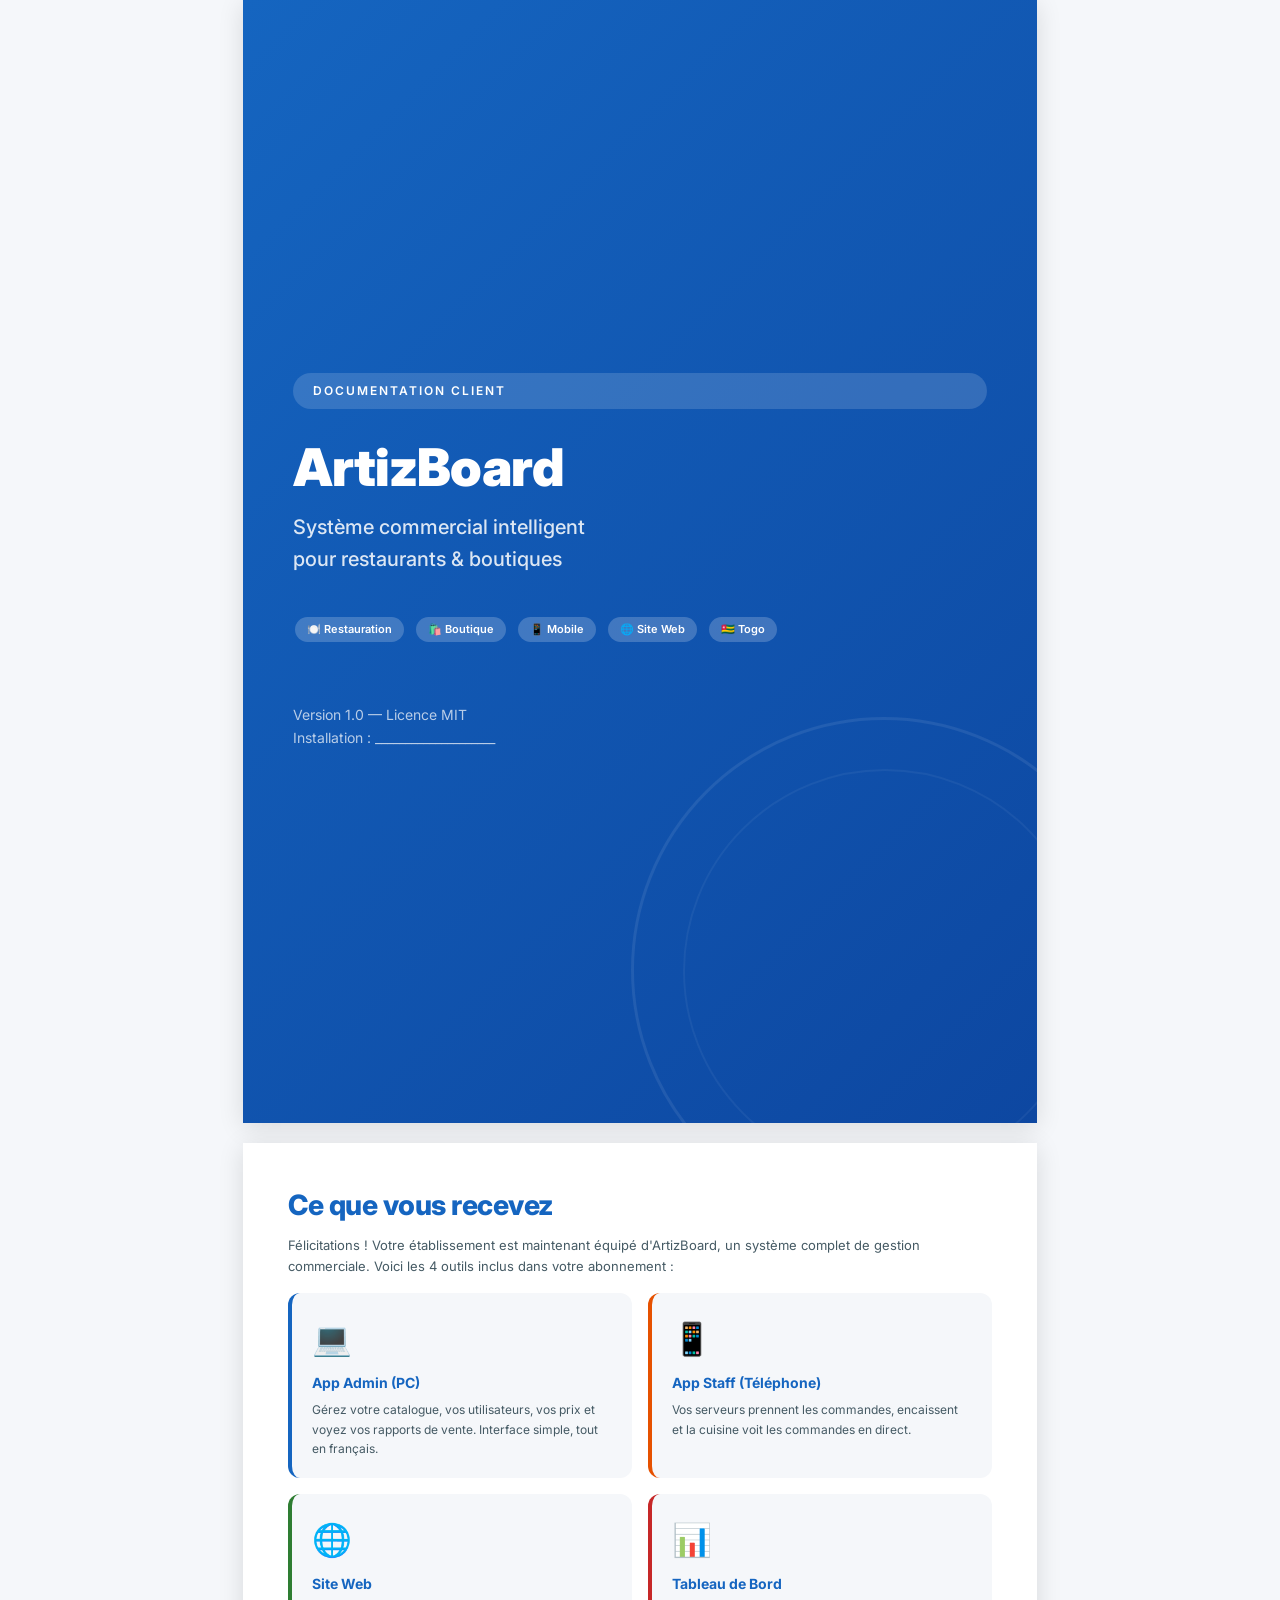
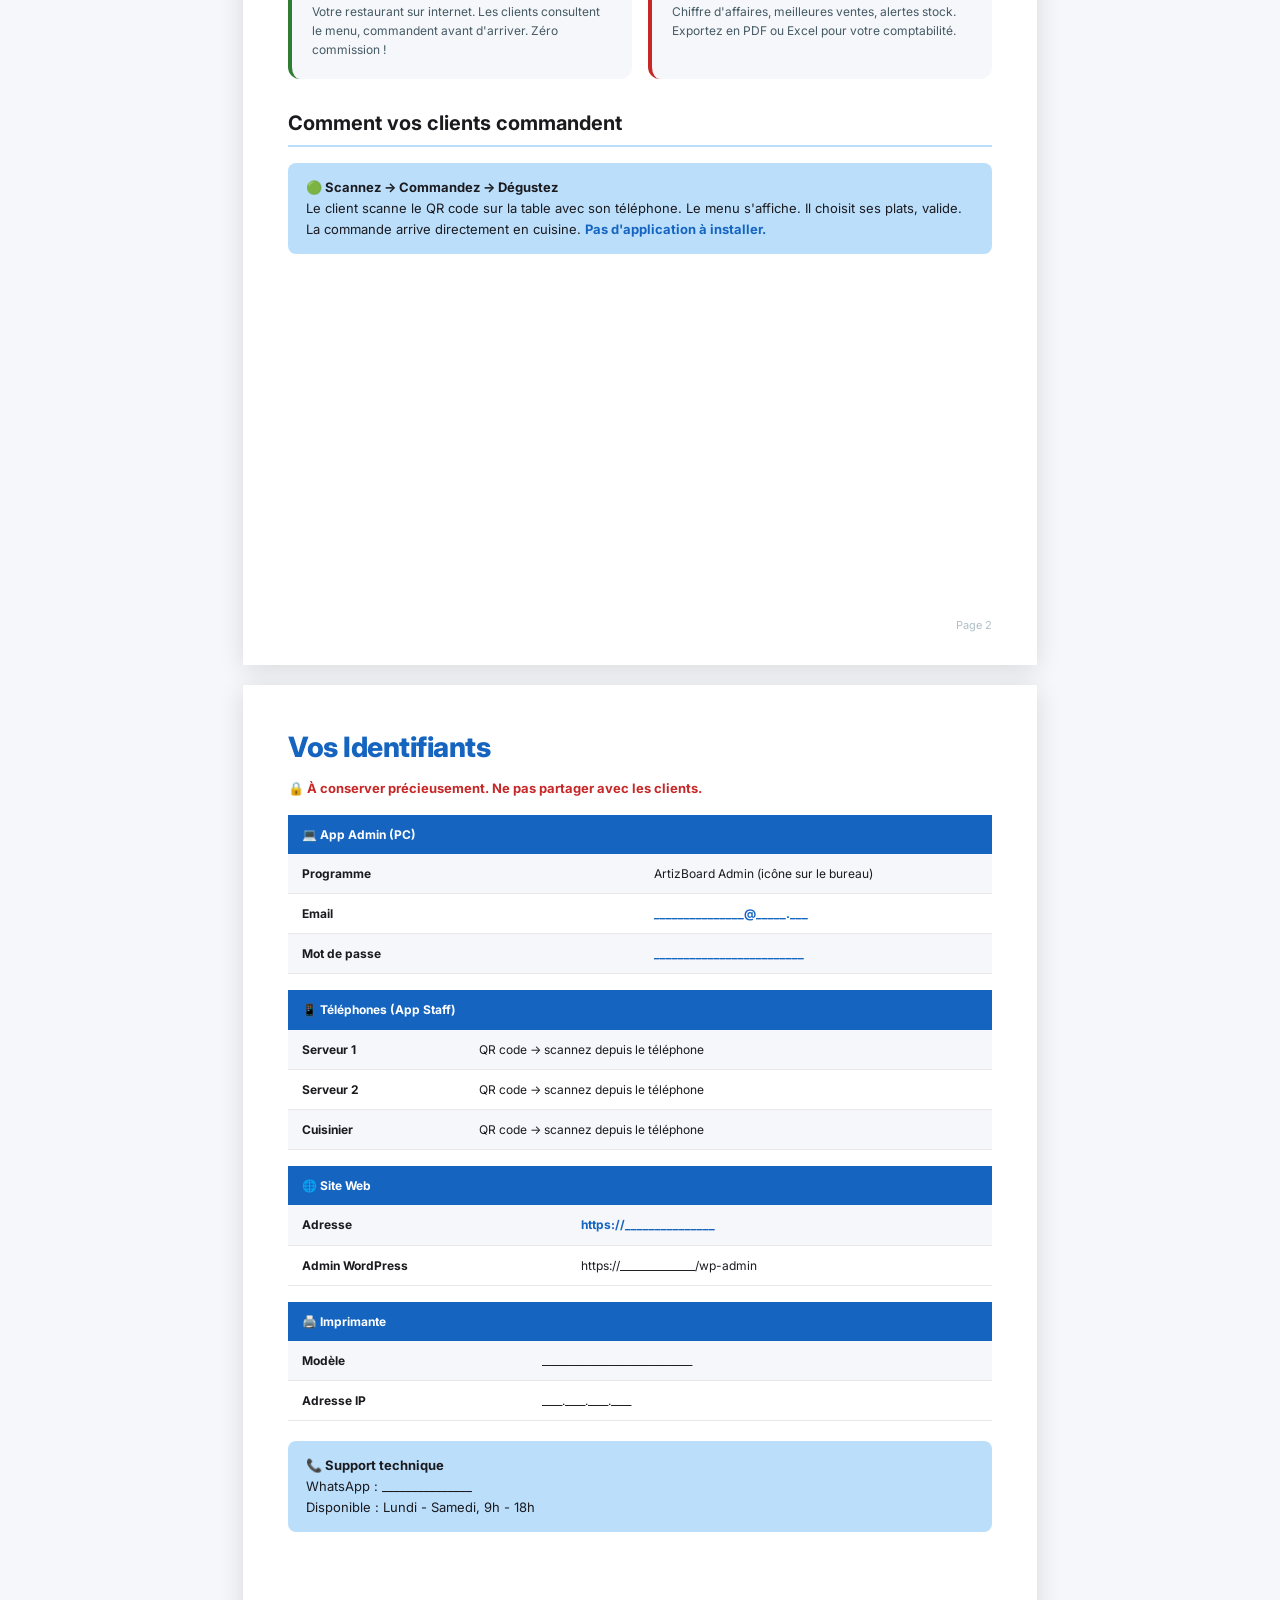
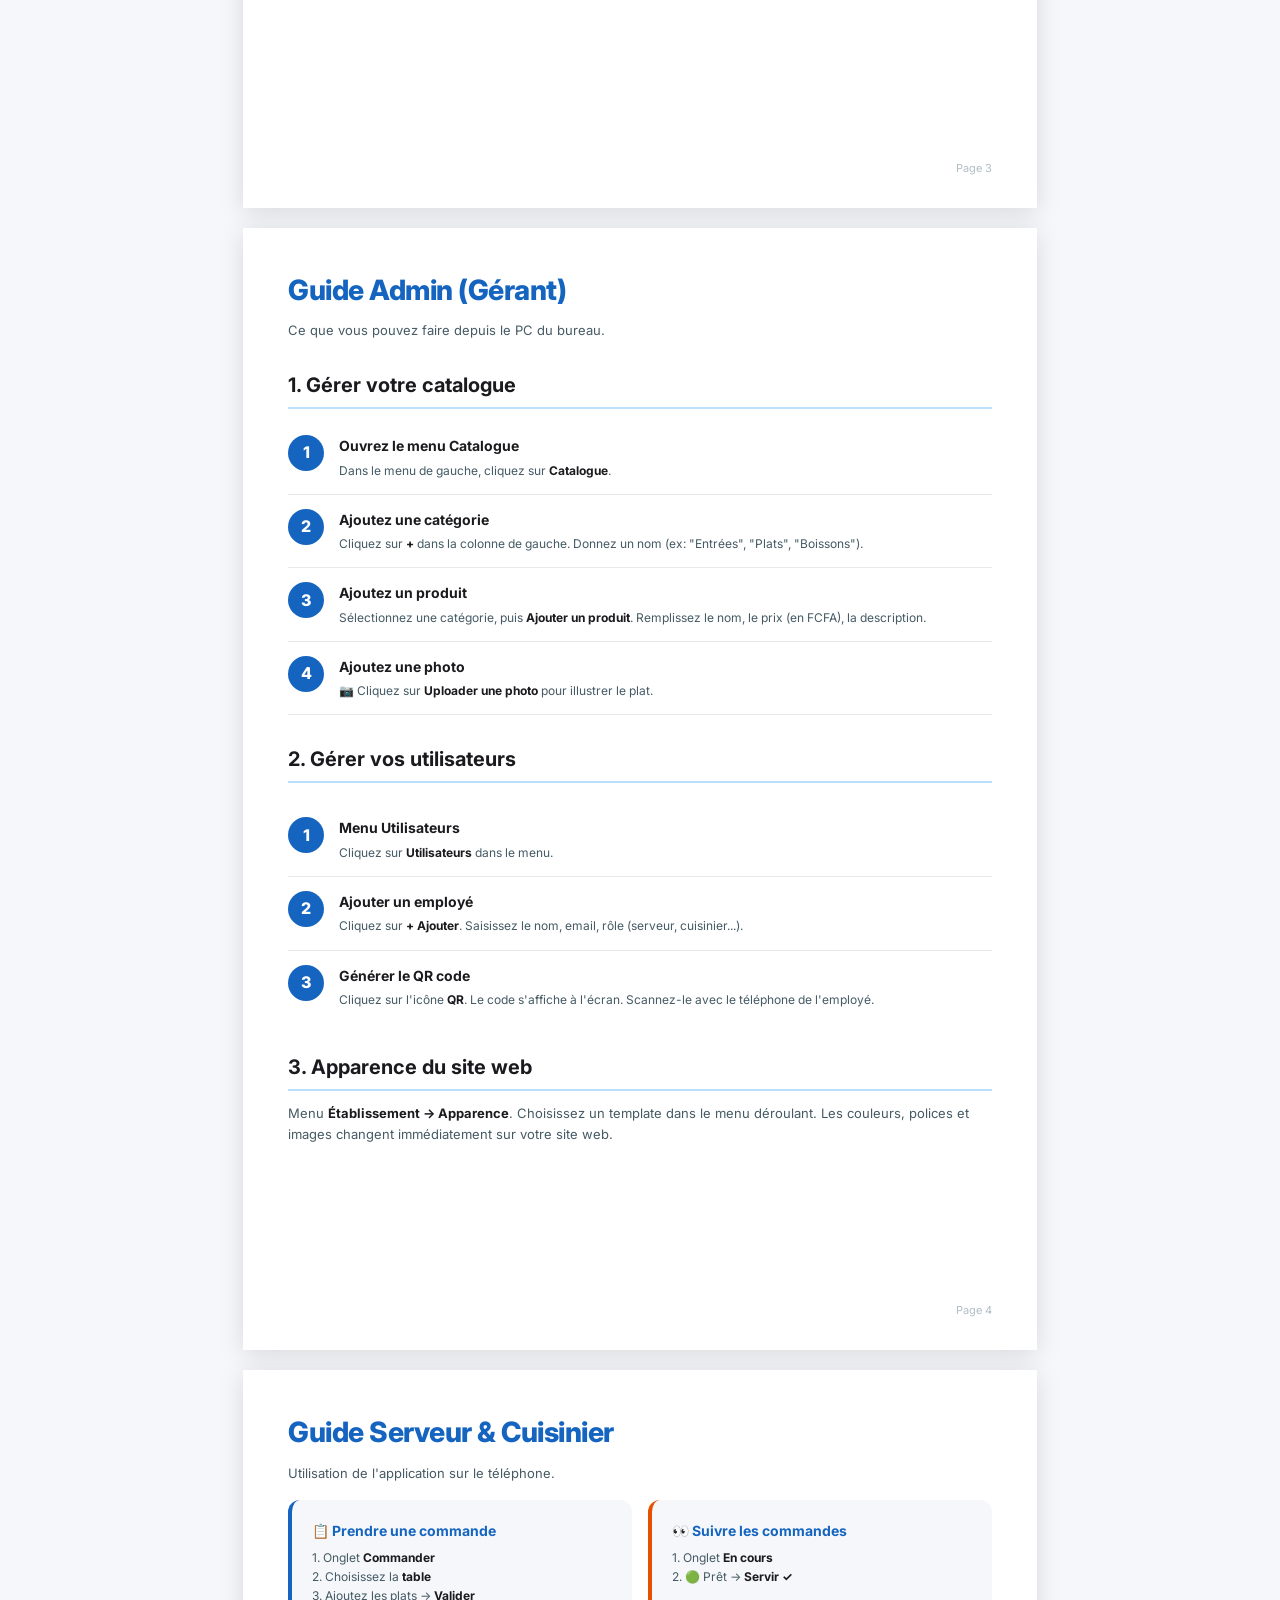
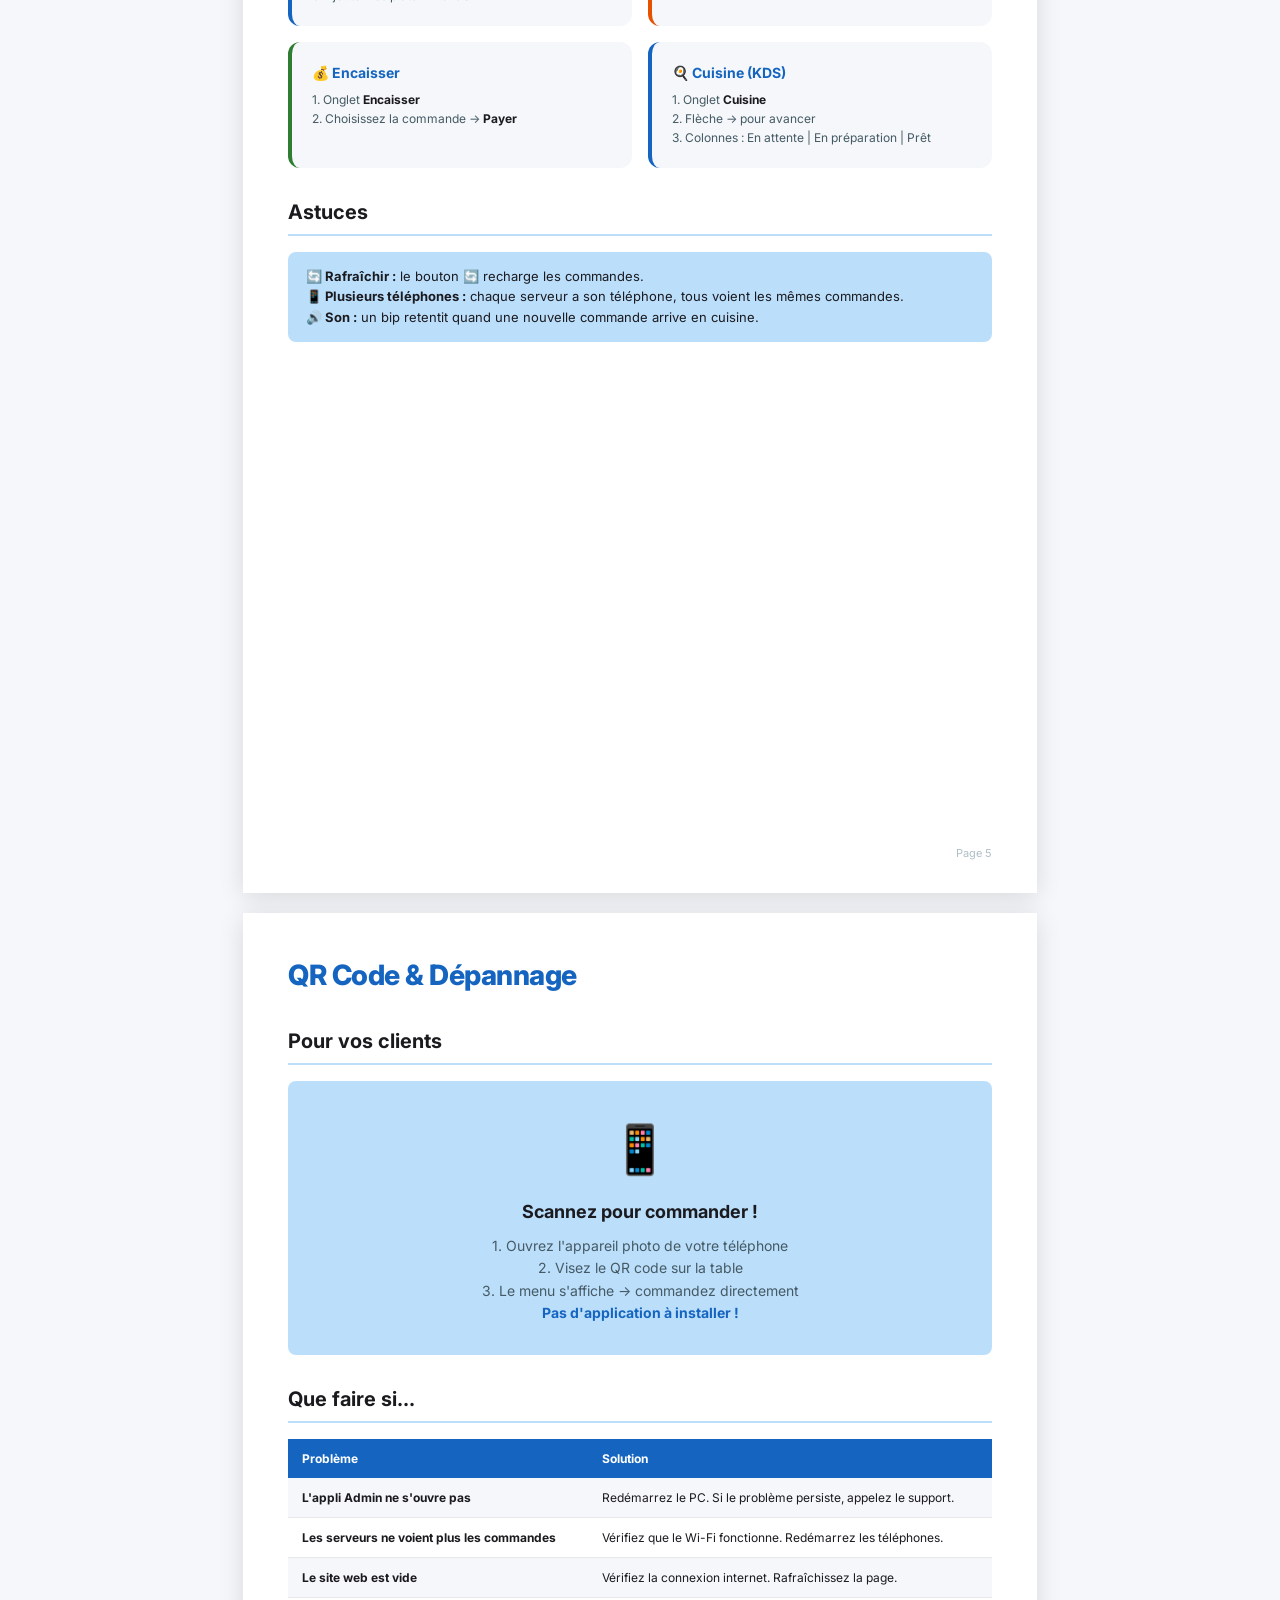
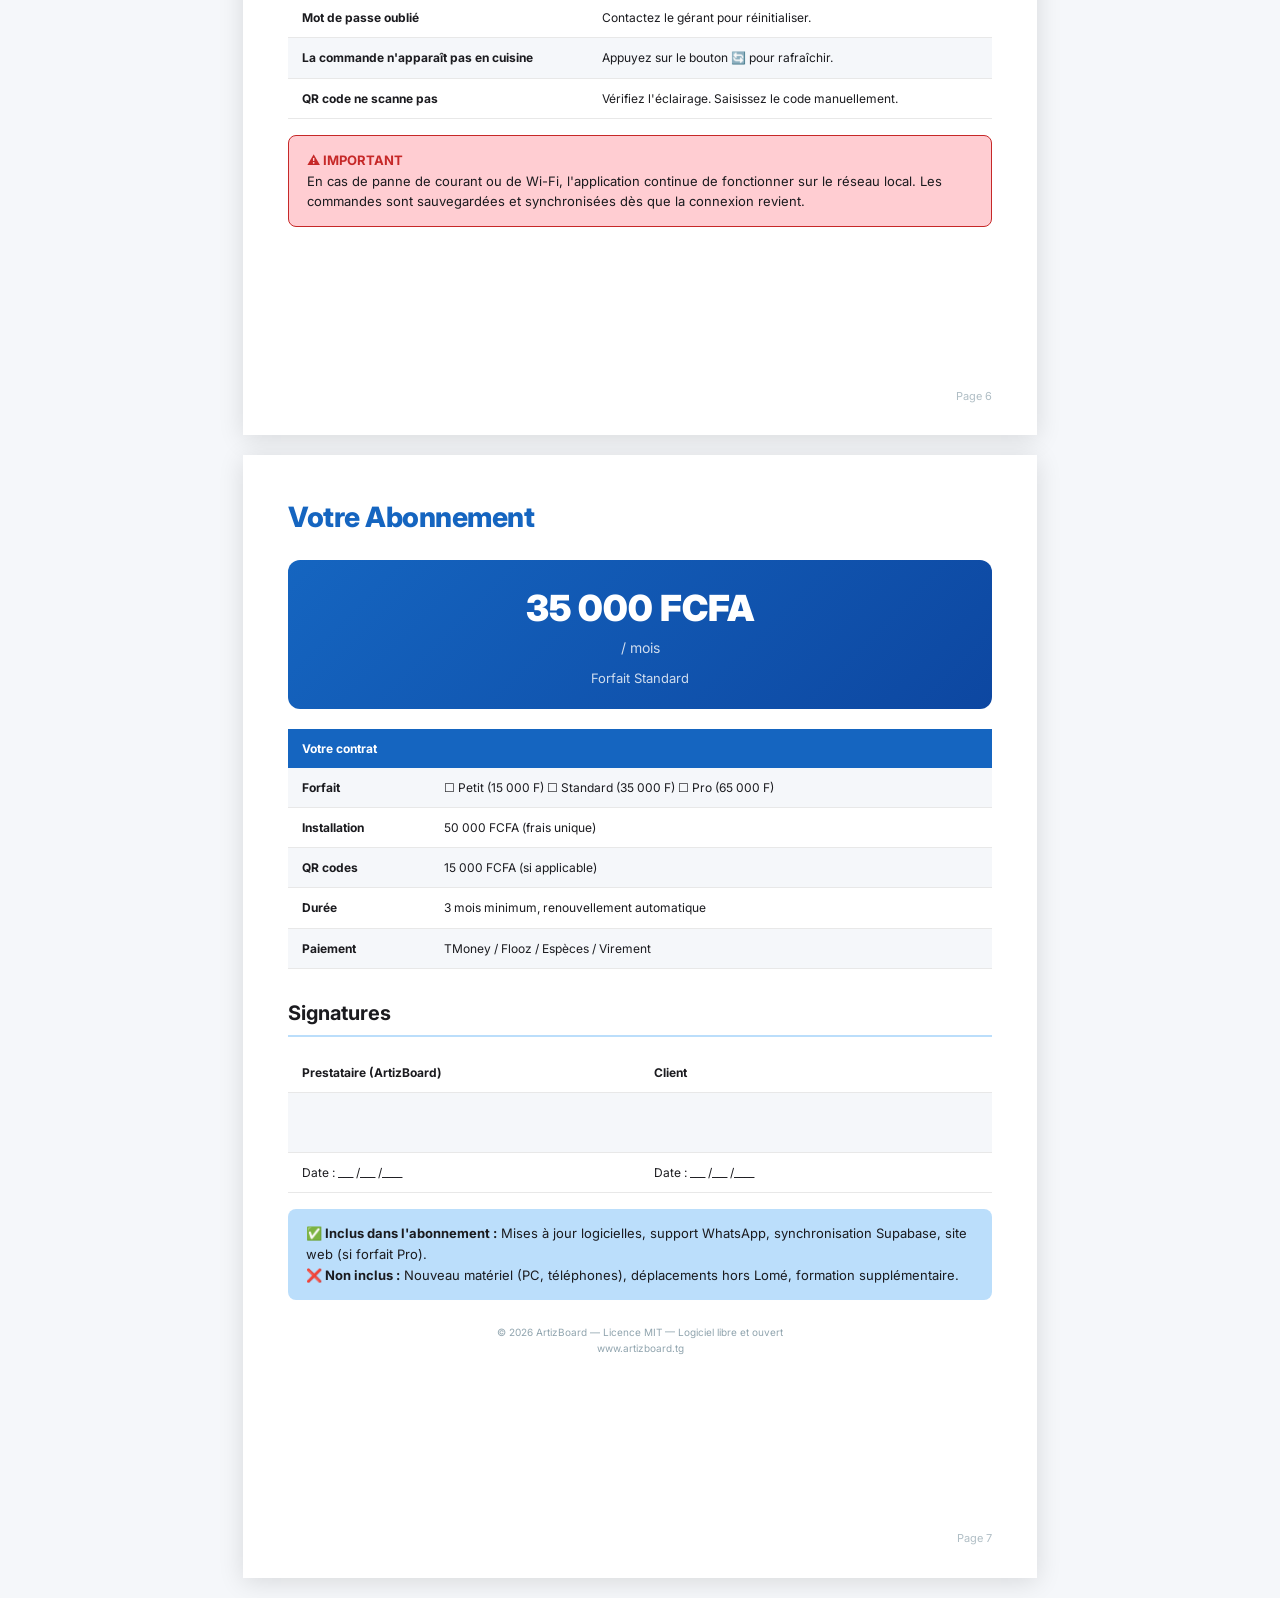
<file: livraison-client/brochure.html>
<!DOCTYPE html>
<html lang="fr">
<head>
<meta charset="UTF-8">
<meta name="viewport" content="width=device-width, initial-scale=1.0">
<title>ArtizBoard — Guide de Démarrage</title>
<link href="https://fonts.googleapis.com/css2?family=Inter:wght@400;500;600;700;800;900&display=swap" rel="stylesheet">
<style>
  @page { margin: 0; size: A4; }
  * { margin: 0; padding: 0; box-sizing: border-box; }
  body { font-family: 'Inter', -apple-system, sans-serif; font-size: 13px; line-height: 1.6; color: #1B1B1F; background: #F5F7FA; }

  .page { width: 210mm; min-height: 297mm; margin: 0 auto 20px; background: #fff; box-shadow: 0 4px 24px rgba(0,0,0,0.12); overflow: hidden; }
  @media print { .page { box-shadow: none; margin: 0; } }

  /* Cover */
  .cover { background: linear-gradient(135deg, #1565C0 0%, #0D47A1 100%); color: white; padding: 60px 50px; min-height: 297mm; display: flex; flex-direction: column; justify-content: center; position: relative; overflow: hidden; }
  .cover::before { content: ''; position: absolute; right: -100px; bottom: -100px; width: 500px; height: 500px; border-radius: 50%; border: 3px solid rgba(255,255,255,0.08); }
  .cover::after { content: ''; position: absolute; right: -50px; bottom: -50px; width: 400px; height: 400px; border-radius: 50%; border: 2px solid rgba(255,255,255,0.05); }
  .cover-badge { display: inline-block; background: rgba(255,255,255,0.15); padding: 8px 20px; border-radius: 50px; font-size: 12px; font-weight: 600; letter-spacing: 2px; text-transform: uppercase; margin-bottom: 30px; }
  .cover h1 { font-size: 52px; font-weight: 900; letter-spacing: -1px; line-height: 1.1; margin-bottom: 15px; position: relative; z-index: 1; }
  .cover .subtitle { font-size: 20px; opacity: 0.85; font-weight: 500; margin-bottom: 40px; position: relative; z-index: 1; }
  .cover .meta { font-size: 14px; opacity: 0.7; margin-top: 60px; position: relative; z-index: 1; }

  /* Content pages */
  .content { padding: 40px 45px; }
  .content h1 { font-size: 28px; font-weight: 800; color: #1565C0; margin-bottom: 8px; letter-spacing: -0.5px; }
  .content h2 { font-size: 20px; font-weight: 700; color: #1B1B1F; margin: 28px 0 12px; padding-bottom: 6px; border-bottom: 2px solid #BBDEFB; }
  .content h3 { font-size: 15px; font-weight: 700; color: #455A64; margin: 20px 0 8px; }

  .content p { margin-bottom: 10px; color: #455A64; }
  .content strong { color: #1B1B1F; }

  /* Cards */
  .card-grid { display: grid; grid-template-columns: 1fr 1fr; gap: 16px; margin: 16px 0; }
  .card { background: #F5F7FA; border-radius: 12px; padding: 20px; border-left: 4px solid #1565C0; }
  .card h4 { font-size: 14px; font-weight: 700; margin-bottom: 6px; color: #1565C0; }
  .card p { font-size: 12px; margin: 0; }
  .card.orange { border-left-color: #E65100; }
  .card.green { border-left-color: #2E7D32; }
  .card.red { border-left-color: #C62828; }

  /* Steps */
  .steps { margin: 20px 0; }
  .step { display: flex; align-items: flex-start; gap: 15px; padding: 14px 0; border-bottom: 1px solid #E8E8E8; }
  .step:last-child { border: none; }
  .step-num { width: 36px; height: 36px; background: #1565C0; color: #fff; border-radius: 50%; display: flex; align-items: center; justify-content: center; font-weight: 800; font-size: 16px; flex-shrink: 0; }
  .step-content h4 { font-size: 14px; margin-bottom: 3px; }
  .step-content p { font-size: 12px; color: #455A64; margin: 0; }

  /* Warning box */
  .warning { background: #FFCDD2; border: 1px solid #C62828; border-radius: 8px; padding: 14px 18px; margin: 16px 0; }
  .warning strong { color: #C62828; }

  /* Info box */
  .info { background: #BBDEFB; border-radius: 8px; padding: 14px 18px; margin: 16px 0; }

  /* Table */
  table { width: 100%; border-collapse: collapse; margin: 16px 0; }
  th { background: #1565C0; color: #fff; padding: 10px 14px; text-align: left; font-size: 12px; font-weight: 700; }
  td { padding: 10px 14px; border-bottom: 1px solid #E8E8E8; font-size: 12px; }
  tr:nth-child(even) td { background: #F5F7FA; }

  /* Footer */
  .footer { text-align: center; padding: 20px; color: #90A4AE; font-size: 10px; }
  .footer-page { position: absolute; bottom: 30px; right: 45px; font-size: 11px; color: #B0BEC5; }

  .icon-block { font-size: 32px; margin-bottom: 8px; }
  .tag { display: inline-block; background: #BBDEFB; color: #1565C0; padding: 4px 12px; border-radius: 50px; font-size: 11px; font-weight: 600; margin: 2px; }

  .price-box { background: linear-gradient(135deg, #1565C0, #0D47A1); color: #fff; padding: 20px 28px; border-radius: 12px; text-align: center; margin: 20px 0; }
  .price-box .amount { font-size: 36px; font-weight: 900; }
  .price-box .period { font-size: 14px; opacity: 0.8; }
</style>
</head>
<body>

<!-- PAGE 1 — COVER -->
<div class="page" style="position:relative">
  <div class="cover">
    <div class="cover-badge">Documentation Client</div>
    <h1>ArtizBoard</h1>
    <div class="subtitle">Système commercial intelligent<br>pour restaurants & boutiques</div>
    <div style="display:flex;gap:8px;flex-wrap:wrap;position:relative;z-index:1">
      <span class="tag" style="background:rgba(255,255,255,0.2);color:#fff">🍽️ Restauration</span>
      <span class="tag" style="background:rgba(255,255,255,0.2);color:#fff">🛍️ Boutique</span>
      <span class="tag" style="background:rgba(255,255,255,0.2);color:#fff">📱 Mobile</span>
      <span class="tag" style="background:rgba(255,255,255,0.2);color:#fff">🌐 Site Web</span>
      <span class="tag" style="background:rgba(255,255,255,0.2);color:#fff">🇹🇬 Togo</span>
    </div>
    <div class="meta">
      Version 1.0 — Licence MIT<br>
      Installation : ____________________
    </div>
  </div>
</div>

<!-- PAGE 2 — CE QUE VOUS RECEVEZ -->
<div class="page" style="position:relative">
  <div class="content">
    <h1>Ce que vous recevez</h1>
    <p>Félicitations ! Votre établissement est maintenant équipé d'ArtizBoard, un système complet de gestion commerciale. Voici les 4 outils inclus dans votre abonnement :</p>

    <div class="card-grid">
      <div class="card">
        <div class="icon-block">💻</div>
        <h4>App Admin (PC)</h4>
        <p>Gérez votre catalogue, vos utilisateurs, vos prix et voyez vos rapports de vente. Interface simple, tout en français.</p>
      </div>
      <div class="card orange">
        <div class="icon-block">📱</div>
        <h4>App Staff (Téléphone)</h4>
        <p>Vos serveurs prennent les commandes, encaissent et la cuisine voit les commandes en direct.</p>
      </div>
      <div class="card green">
        <div class="icon-block">🌐</div>
        <h4>Site Web</h4>
        <p>Votre restaurant sur internet. Les clients consultent le menu, commandent avant d'arriver. Zéro commission !</p>
      </div>
      <div class="card red">
        <div class="icon-block">📊</div>
        <h4>Tableau de Bord</h4>
        <p>Chiffre d'affaires, meilleures ventes, alertes stock. Exportez en PDF ou Excel pour votre comptabilité.</p>
      </div>
    </div>

    <h2>Comment vos clients commandent</h2>
    <div class="info">
      <strong>🟢 Scannez → Commandez → Dégustez</strong><br>
      Le client scanne le QR code sur la table avec son téléphone. Le menu s'affiche. 
      Il choisit ses plats, valide. La commande arrive directement en cuisine. 
      <strong style="color:#1565C0">Pas d'application à installer.</strong>
    </div>

    <div class="footer-page">Page 2</div>
  </div>
</div>

<!-- PAGE 3 — VOS IDENTIFIANTS -->
<div class="page" style="position:relative">
  <div class="content">
    <h1>Vos Identifiants</h1>
    <p style="color:#C62828;font-weight:700">🔒 À conserver précieusement. Ne pas partager avec les clients.</p>

    <table>
      <tr><th colspan="2">💻 App Admin (PC)</th></tr>
      <tr><td width="50%"><strong>Programme</strong></td><td>ArtizBoard Admin (icône sur le bureau)</td></tr>
      <tr><td><strong>Email</strong></td><td style="color:#1565C0;font-weight:700">_______________@_____.___</td></tr>
      <tr><td><strong>Mot de passe</strong></td><td style="color:#1565C0;font-weight:700">_________________________</td></tr>
    </table>

    <table>
      <tr><th colspan="2">📱 Téléphones (App Staff)</th></tr>
      <tr><td><strong>Serveur 1</strong></td><td>QR code → scannez depuis le téléphone</td></tr>
      <tr><td><strong>Serveur 2</strong></td><td>QR code → scannez depuis le téléphone</td></tr>
      <tr><td><strong>Cuisinier</strong></td><td>QR code → scannez depuis le téléphone</td></tr>
    </table>

    <table>
      <tr><th colspan="2">🌐 Site Web</th></tr>
      <tr><td><strong>Adresse</strong></td><td style="color:#1565C0;font-weight:700">https://_______________</td></tr>
      <tr><td><strong>Admin WordPress</strong></td><td>https://_______________/wp-admin</td></tr>
    </table>

    <table>
      <tr><th colspan="2">🖨️ Imprimante</th></tr>
      <tr><td><strong>Modèle</strong></td><td>______________________________</td></tr>
      <tr><td><strong>Adresse IP</strong></td><td>____.____.____.____</td></tr>
    </table>

    <div class="info" style="margin-top:20px">
      <strong>📞 Support technique</strong><br>
      WhatsApp : _______________<br>
      Disponible : Lundi - Samedi, 9h - 18h
    </div>

    <div class="footer-page">Page 3</div>
  </div>
</div>

<!-- PAGE 4 — GUIDE ADMIN -->
<div class="page" style="position:relative">
  <div class="content">
    <h1>Guide Admin (Gérant)</h1>
    <p>Ce que vous pouvez faire depuis le PC du bureau.</p>

    <h2>1. Gérer votre catalogue</h2>
    <div class="step">
      <div class="step-num">1</div>
      <div class="step-content"><h4>Ouvrez le menu Catalogue</h4><p>Dans le menu de gauche, cliquez sur <strong>Catalogue</strong>.</p></div>
    </div>
    <div class="step">
      <div class="step-num">2</div>
      <div class="step-content"><h4>Ajoutez une catégorie</h4><p>Cliquez sur <strong>+</strong> dans la colonne de gauche. Donnez un nom (ex: "Entrées", "Plats", "Boissons").</p></div>
    </div>
    <div class="step">
      <div class="step-num">3</div>
      <div class="step-content"><h4>Ajoutez un produit</h4><p>Sélectionnez une catégorie, puis <strong>Ajouter un produit</strong>. Remplissez le nom, le prix (en FCFA), la description.</p></div>
    </div>
    <div class="step">
      <div class="step-num">4</div>
      <div class="step-content"><h4>Ajoutez une photo</h4><p>📷 Cliquez sur <strong>Uploader une photo</strong> pour illustrer le plat.</p></div>
    </div>

    <h2>2. Gérer vos utilisateurs</h2>
    <div class="steps">
      <div class="step">
        <div class="step-num">1</div>
        <div class="step-content"><h4>Menu Utilisateurs</h4><p>Cliquez sur <strong>Utilisateurs</strong> dans le menu.</p></div>
      </div>
      <div class="step">
        <div class="step-num">2</div>
        <div class="step-content"><h4>Ajouter un employé</h4><p>Cliquez sur <strong>+ Ajouter</strong>. Saisissez le nom, email, rôle (serveur, cuisinier...).</p></div>
      </div>
      <div class="step">
        <div class="step-num">3</div>
        <div class="step-content"><h4>Générer le QR code</h4><p>Cliquez sur l'icône <strong>QR</strong>. Le code s'affiche à l'écran. Scannez-le avec le téléphone de l'employé.</p></div>
      </div>
    </div>

    <h2>3. Apparence du site web</h2>
    <p>Menu <strong>Établissement → Apparence</strong>. Choisissez un template dans le menu déroulant. Les couleurs, polices et images changent immédiatement sur votre site web.</p>

    <div class="footer-page">Page 4</div>
  </div>
</div>

<!-- PAGE 5 — GUIDE STAFF -->
<div class="page" style="position:relative">
  <div class="content">
    <h1>Guide Serveur & Cuisinier</h1>
    <p>Utilisation de l'application sur le téléphone.</p>

    <div class="card-grid">
      <div class="card">
        <h4>📋 Prendre une commande</h4>
        <p>1. Onglet <strong>Commander</strong><br>2. Choisissez la <strong>table</strong><br>3. Ajoutez les plats → <strong>Valider</strong></p>
      </div>
      <div class="card orange">
        <h4>👀 Suivre les commandes</h4>
        <p>1. Onglet <strong>En cours</strong><br>2. 🟢 Prêt → <strong>Servir ✓</strong></p>
      </div>
      <div class="card green">
        <h4>💰 Encaisser</h4>
        <p>1. Onglet <strong>Encaisser</strong><br>2. Choisissez la commande → <strong>Payer</strong></p>
      </div>
      <div class="card">
        <h4>🍳 Cuisine (KDS)</h4>
        <p>1. Onglet <strong>Cuisine</strong><br>2. Flèche → pour avancer<br>3. Colonnes : En attente | En préparation | Prêt</p>
      </div>
    </div>

    <h2>Astuces</h2>
    <div class="info">
      <strong>🔄 Rafraîchir :</strong> le bouton 🔄 recharge les commandes.<br>
      <strong>📱 Plusieurs téléphones :</strong> chaque serveur a son téléphone, tous voient les mêmes commandes.<br>
      <strong>🔊 Son :</strong> un bip retentit quand une nouvelle commande arrive en cuisine.
    </div>

    <div class="footer-page">Page 5</div>
  </div>
</div>

<!-- PAGE 6 — QR CODE + SUPPORT -->
<div class="page" style="position:relative">
  <div class="content">
    <h1>QR Code & Dépannage</h1>

    <h2>Pour vos clients</h2>
    <div class="info" style="text-align:center;padding:30px">
      <div style="font-size:48px;margin-bottom:10px">📱</div>
      <div style="font-size:18px;font-weight:700;margin-bottom:8px">Scannez pour commander !</div>
      <div style="font-size:14px;color:#455A64">
        1. Ouvrez l'appareil photo de votre téléphone<br>
        2. Visez le QR code sur la table<br>
        3. Le menu s'affiche → commandez directement<br>
        <strong style="color:#1565C0">Pas d'application à installer !</strong>
      </div>
    </div>

    <h2>Que faire si...</h2>
    <table>
      <tr><th>Problème</th><th>Solution</th></tr>
      <tr><td><strong>L'appli Admin ne s'ouvre pas</strong></td><td>Redémarrez le PC. Si le problème persiste, appelez le support.</td></tr>
      <tr><td><strong>Les serveurs ne voient plus les commandes</strong></td><td>Vérifiez que le Wi-Fi fonctionne. Redémarrez les téléphones.</td></tr>
      <tr><td><strong>Le site web est vide</strong></td><td>Vérifiez la connexion internet. Rafraîchissez la page.</td></tr>
      <tr><td><strong>Mot de passe oublié</strong></td><td>Contactez le gérant pour réinitialiser.</td></tr>
      <tr><td><strong>La commande n'apparaît pas en cuisine</strong></td><td>Appuyez sur le bouton 🔄 pour rafraîchir.</td></tr>
      <tr><td><strong>QR code ne scanne pas</strong></td><td>Vérifiez l'éclairage. Saisissez le code manuellement.</td></tr>
    </table>

    <div class="warning">
      <strong>⚠️ IMPORTANT</strong><br>
      En cas de panne de courant ou de Wi-Fi, l'application continue de fonctionner sur le réseau local. 
      Les commandes sont sauvegardées et synchronisées dès que la connexion revient.
    </div>

    <div class="footer-page">Page 6</div>
  </div>
</div>

<!-- PAGE 7 — TARIFS + CONTRAT -->
<div class="page" style="position:relative">
  <div class="content">
    <h1>Votre Abonnement</h1>

    <div class="price-box">
      <div class="amount" id="forfaitAmount">35 000 FCFA</div>
      <div class="period">/ mois</div>
      <div style="margin-top:8px;opacity:0.8">Forfait Standard</div>
    </div>

    <table>
      <tr><th colspan="2">Votre contrat</th></tr>
      <tr><td><strong>Forfait</strong></td><td>☐ Petit (15 000 F) ☐ Standard (35 000 F) ☐ Pro (65 000 F)</td></tr>
      <tr><td><strong>Installation</strong></td><td>50 000 FCFA (frais unique)</td></tr>
      <tr><td><strong>QR codes</strong></td><td>15 000 FCFA (si applicable)</td></tr>
      <tr><td><strong>Durée</strong></td><td>3 mois minimum, renouvellement automatique</td></tr>
      <tr><td><strong>Paiement</strong></td><td>TMoney / Flooz / Espèces / Virement</td></tr>
    </table>

    <h2>Signatures</h2>
    <table>
      <tr><td width="50%"><strong>Prestataire (ArtizBoard)</strong></td><td><strong>Client</strong></td></tr>
      <tr><td style="height:60px"></td><td style="height:60px"></td></tr>
      <tr><td>Date : ___ /___ /____</td><td>Date : ___ /___ /____</td></tr>
    </table>

    <div class="info">
      <strong>✅ Inclus dans l'abonnement :</strong> Mises à jour logicielles, support WhatsApp, synchronisation Supabase, site web (si forfait Pro).<br>
      <strong>❌ Non inclus :</strong> Nouveau matériel (PC, téléphones), déplacements hors Lomé, formation supplémentaire.
    </div>

    <p style="text-align:center;margin-top:24px;color:#90A4AE;font-size:10px">
      © 2026 ArtizBoard — Licence MIT — Logiciel libre et ouvert<br>
      www.artizboard.tg
    </p>

    <div class="footer-page">Page 7</div>
  </div>
</div>

</body>
</html>
</file>
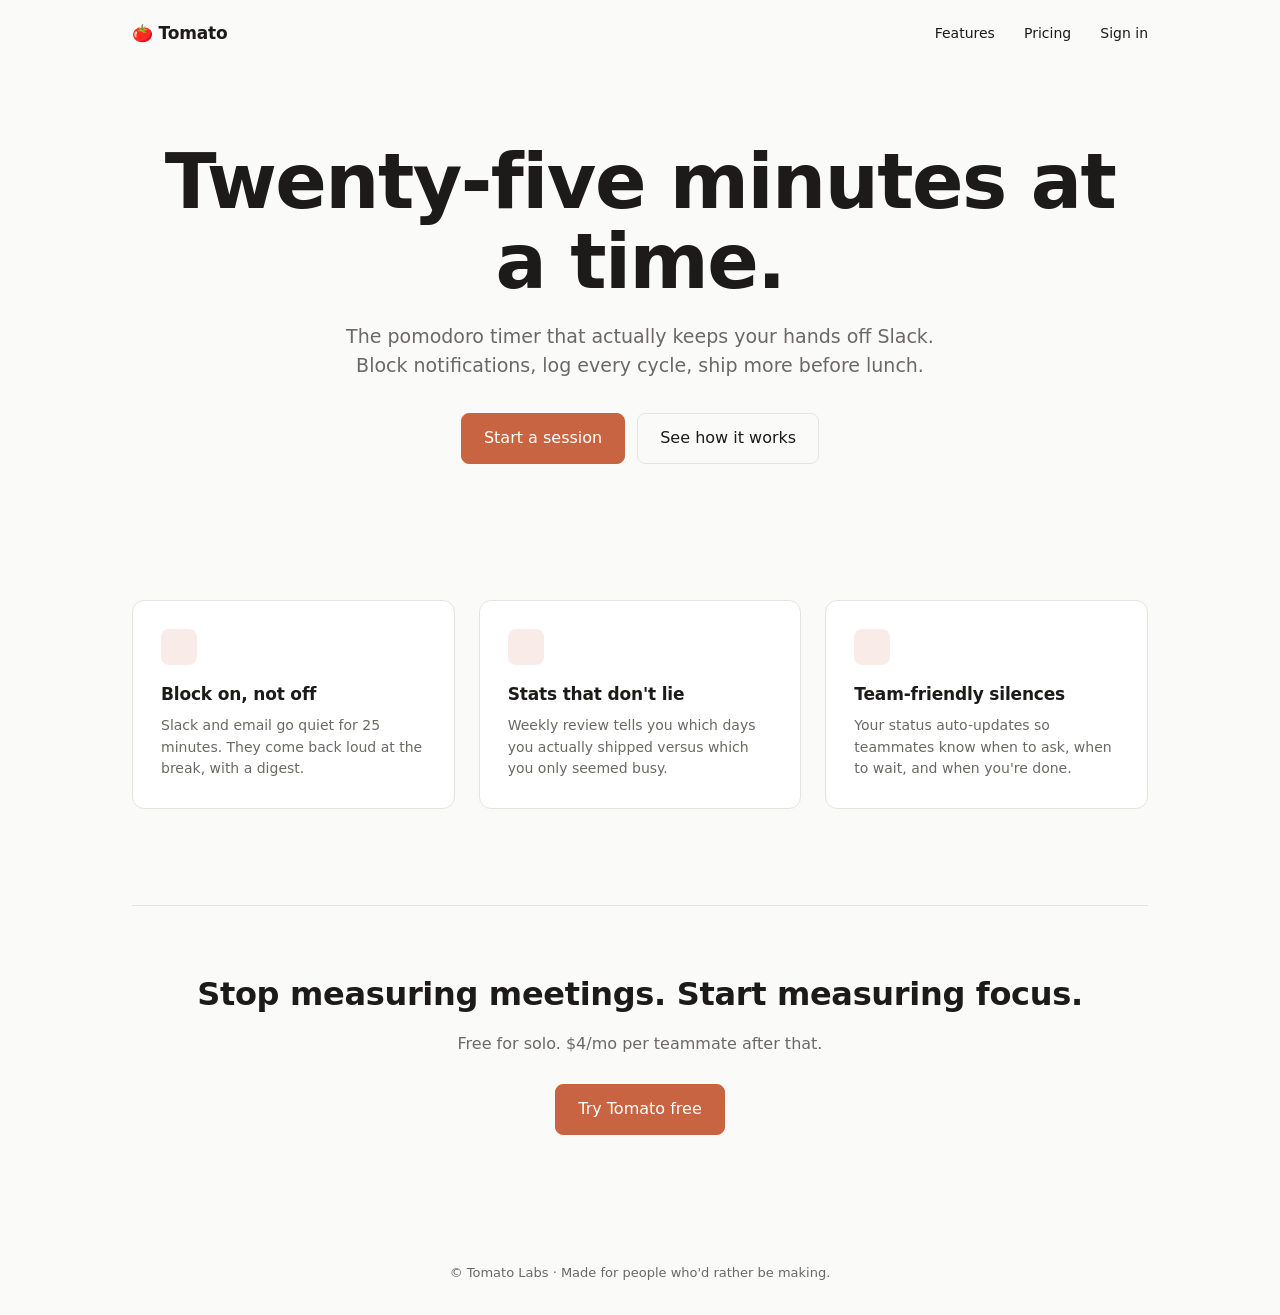
<file: .od-skills/web-prototype-bd221faff3/example.html>
<!doctype html>
<html lang="en">
<head>
  <meta charset="utf-8" />
  <meta name="viewport" content="width=device-width, initial-scale=1" />
  <title>Tomato — focused work timer</title>
  <style>
    :root {
      --bg: #fafaf9; --fg: #1c1b1a; --muted: #6b6964; --border: #e6e4e0;
      --accent: #c96442; --surface: #ffffff;
    }
    * { box-sizing: border-box; }
    body { margin: 0; background: var(--bg); color: var(--fg); font: 16px/1.55 -apple-system, system-ui, sans-serif; }
    header, main, footer { max-width: 1080px; margin: 0 auto; padding: 0 32px; }
    header { display: flex; justify-content: space-between; align-items: center; padding-top: 20px; }
    .logo { font-weight: 600; font-size: 17px; letter-spacing: -0.01em; }
    nav a { color: var(--fg); text-decoration: none; margin-left: 24px; font-size: 14px; }
    nav a:hover { color: var(--accent); }
    .hero { padding: 96px 0 80px; text-align: center; }
    .hero h1 { font-size: clamp(44px, 6vw, 76px); line-height: 1.05; letter-spacing: -0.02em; margin: 0 0 20px; max-width: 18ch; margin-inline: auto; }
    .hero p { color: var(--muted); font-size: 19px; max-width: 52ch; margin: 0 auto 32px; }
    .cta { display: inline-flex; gap: 12px; }
    button { font: inherit; cursor: pointer; padding: 12px 22px; border-radius: 8px; }
    .btn-primary { background: var(--accent); color: white; border: 1px solid var(--accent); font-weight: 500; }
    .btn-secondary { background: transparent; color: var(--fg); border: 1px solid var(--border); }
    .features { display: grid; grid-template-columns: repeat(3, 1fr); gap: 24px; padding: 56px 0 96px; }
    @media (max-width: 720px) { .features { grid-template-columns: 1fr; } }
    .feature { padding: 28px; background: var(--surface); border: 1px solid var(--border); border-radius: 12px; }
    .feature .icon { width: 36px; height: 36px; border-radius: 8px; background: var(--accent); margin-bottom: 16px; opacity: 0.12; }
    .feature h3 { margin: 0 0 8px; font-size: 17px; letter-spacing: -0.01em; }
    .feature p { margin: 0; color: var(--muted); font-size: 14px; }
    .closing { padding: 64px 0 96px; text-align: center; border-top: 1px solid var(--border); }
    .closing h2 { font-size: 32px; margin: 0 0 12px; letter-spacing: -0.01em; }
    .closing p { color: var(--muted); margin: 0 0 28px; }
    footer { padding: 32px; color: var(--muted); font-size: 13px; text-align: center; }
  </style>
</head>
<body>
  <header data-od-id="topnav">
    <span class="logo">🍅 Tomato</span>
    <nav>
      <a href="#features">Features</a>
      <a href="#pricing">Pricing</a>
      <a href="#login">Sign in</a>
    </nav>
  </header>
  <main>
    <section class="hero" data-od-id="hero">
      <h1>Twenty-five minutes at a time.</h1>
      <p>The pomodoro timer that actually keeps your hands off Slack. Block notifications, log every cycle, ship more before lunch.</p>
      <div class="cta">
        <button class="btn-primary">Start a session</button>
        <button class="btn-secondary">See how it works</button>
      </div>
    </section>
    <section class="features" id="features">
      <div class="feature" data-od-id="feature-block">
        <div class="icon"></div>
        <h3>Block on, not off</h3>
        <p>Slack and email go quiet for 25 minutes. They come back loud at the break, with a digest.</p>
      </div>
      <div class="feature" data-od-id="feature-stats">
        <div class="icon"></div>
        <h3>Stats that don't lie</h3>
        <p>Weekly review tells you which days you actually shipped versus which you only seemed busy.</p>
      </div>
      <div class="feature" data-od-id="feature-team">
        <div class="icon"></div>
        <h3>Team-friendly silences</h3>
        <p>Your status auto-updates so teammates know when to ask, when to wait, and when you're done.</p>
      </div>
    </section>
    <section class="closing" data-od-id="closing">
      <h2>Stop measuring meetings. Start measuring focus.</h2>
      <p>Free for solo. $4/mo per teammate after that.</p>
      <button class="btn-primary">Try Tomato free</button>
    </section>
  </main>
  <footer>© Tomato Labs · Made for people who'd rather be making.</footer>
</body>
</html>
</file>
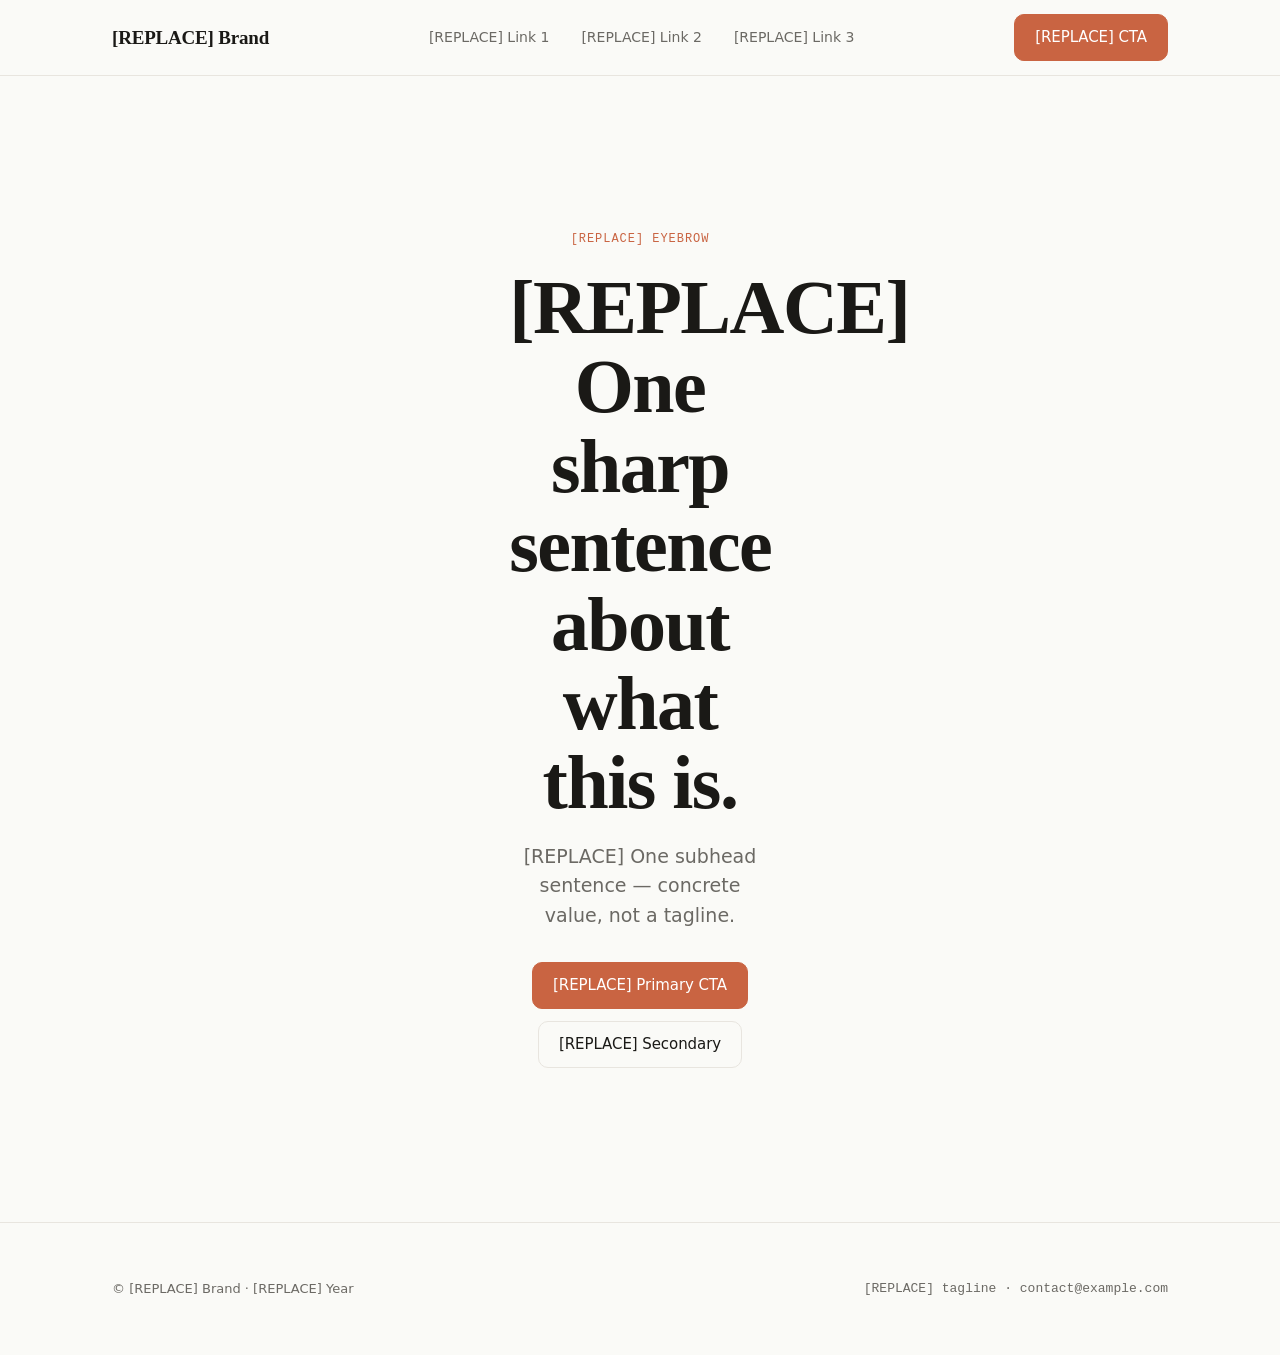
<file: .od-skills/web-prototype-bd221faff3/assets/template.html>
<!doctype html>
<!--
  OD web-prototype seed.

  Copy this file to <project>/index.html, then fill `<main id="content">` by
  pasting blocks from `references/layouts.md`. Every class referenced in
  layouts.md is defined here — DO NOT remove unused ones unless you also
  remove their callers, and DO NOT invent new global classes (use inline
  style="…" for one-off tweaks).

  Theme tokens at the top of `<style>` are the *only* place to set palette
  and type. They map cleanly onto a DESIGN.md — when an active design system
  is injected, swap these six variables and everything reflows.
-->
<html lang="en">
<head>
  <meta charset="utf-8" />
  <meta name="viewport" content="width=device-width, initial-scale=1" />
  <title>[REPLACE] Page title · brand</title>
  <style>
    /* ─── tokens ─────────────────────────────────────────────────────────
       Six variables. Bind them to the active DESIGN.md and stop.
       Do not introduce raw hex anywhere else in this file. */
    :root {
      --bg:      #fafaf7;   /* page background — never #fff */
      --surface: #ffffff;   /* cards, modals, raised areas */
      --fg:      #1a1916;   /* primary text — never #000 */
      --muted:   #6b6964;   /* secondary text, captions */
      --border:  #e8e5df;   /* hairlines, dividers */
      --accent:  #c96442;   /* one accent — used at most 2× per screen */

      /* derived — do not change */
      --accent-soft: color-mix(in oklch, var(--accent) 14%, transparent);
      --fg-soft:     color-mix(in oklch, var(--fg) 6%, transparent);

      /* type — display = serif (default), body = sans, mono for numerics */
      --font-display: 'Iowan Old Style', 'Charter', Georgia, 'Times New Roman', serif;
      --font-body:    -apple-system, BlinkMacSystemFont, 'Segoe UI', system-ui, sans-serif;
      --font-mono:    ui-monospace, 'JetBrains Mono', 'SF Mono', Menlo, monospace;

      /* scale — clamp() so it works at 1280, 1440, 1920 without media queries */
      --fs-h1: clamp(44px, 6vw, 76px);
      --fs-h2: clamp(32px, 4vw, 48px);
      --fs-h3: 22px;
      --fs-lead: 19px;
      --fs-body: 16px;
      --fs-meta: 13px;

      /* spacing — 8-point grid */
      --gap-xs: 8px;
      --gap-sm: 12px;
      --gap-md: 20px;
      --gap-lg: 32px;
      --gap-xl: 56px;
      --gap-2xl: 96px;
      --container: 1120px;
      --gutter: 32px;

      --radius: 10px;
      --radius-lg: 16px;
    }

    /* ─── reset & base ──────────────────────────────────────────────── */
    *, *::before, *::after { box-sizing: border-box; }
    html { -webkit-text-size-adjust: 100%; }
    body {
      margin: 0;
      background: var(--bg);
      color: var(--fg);
      font-family: var(--font-body);
      font-size: var(--fs-body);
      line-height: 1.55;
      text-rendering: optimizeLegibility;
      -webkit-font-smoothing: antialiased;
    }
    img, svg { display: block; max-width: 100%; }
    a { color: inherit; text-decoration: none; }
    button { font: inherit; cursor: pointer; }
    p { text-wrap: pretty; }
    h1, h2, h3, h4 { text-wrap: balance; }

    /* ─── layout primitives ─────────────────────────────────────────── */
    .container {
      max-width: var(--container);
      margin-inline: auto;
      padding-inline: var(--gutter);
    }
    .section {
      padding-block: clamp(48px, 8vw, var(--gap-2xl));
    }
    .section + .section { border-top: 1px solid var(--border); }
    .stack { display: flex; flex-direction: column; }
    .stack > * + * { margin-top: var(--gap-md); }
    .row { display: flex; align-items: center; gap: var(--gap-md); }
    .row-between { display: flex; align-items: center; justify-content: space-between; gap: var(--gap-md); }
    .grid-2 { display: grid; grid-template-columns: repeat(2, 1fr); gap: var(--gap-lg); }
    .grid-3 { display: grid; grid-template-columns: repeat(3, 1fr); gap: var(--gap-lg); }
    .grid-4 { display: grid; grid-template-columns: repeat(4, 1fr); gap: var(--gap-md); }
    .grid-2-1 { display: grid; grid-template-columns: 2fr 1fr; gap: var(--gap-xl); align-items: start; }
    .grid-1-2 { display: grid; grid-template-columns: 1fr 2fr; gap: var(--gap-xl); align-items: start; }
    @media (max-width: 920px) {
      .grid-2, .grid-3, .grid-4, .grid-2-1, .grid-1-2 { grid-template-columns: 1fr; }
    }

    /* ─── type ──────────────────────────────────────────────────────── */
    .h1, h1 { font-family: var(--font-display); font-size: var(--fs-h1); line-height: 1.04; letter-spacing: -0.02em; margin: 0; }
    .h2, h2 { font-family: var(--font-display); font-size: var(--fs-h2); line-height: 1.1; letter-spacing: -0.015em; margin: 0; }
    .h3, h3 { font-size: var(--fs-h3); font-weight: 600; line-height: 1.3; letter-spacing: -0.005em; margin: 0; }
    .lead   { font-size: var(--fs-lead); line-height: 1.55; color: var(--muted); max-width: 60ch; margin: 0; }
    .eyebrow {
      font-family: var(--font-mono);
      font-size: 12px;
      letter-spacing: 0.08em;
      text-transform: uppercase;
      color: var(--accent);
      margin: 0 0 var(--gap-md);
    }
    .meta { font-family: var(--font-mono); font-size: var(--fs-meta); color: var(--muted); }
    .num  { font-family: var(--font-mono); font-variant-numeric: tabular-nums; }

    /* ─── chrome: nav + footer ──────────────────────────────────────── */
    .topnav {
      position: sticky; top: 0; z-index: 10;
      background: color-mix(in oklch, var(--bg) 92%, transparent);
      backdrop-filter: blur(12px);
      border-bottom: 1px solid var(--border);
    }
    .topnav-inner { display: flex; align-items: center; justify-content: space-between; padding-block: 14px; }
    .topnav .logo { font-family: var(--font-display); font-size: 19px; font-weight: 600; letter-spacing: -0.01em; }
    .topnav nav { display: flex; gap: var(--gap-lg); }
    .topnav nav a { font-size: 14px; color: var(--muted); }
    .topnav nav a:hover { color: var(--fg); }
    .pagefoot { padding-block: var(--gap-xl); color: var(--muted); font-size: 13px; border-top: 1px solid var(--border); }
    .pagefoot .row-between { flex-wrap: wrap; gap: var(--gap-md); }

    /* ─── buttons ───────────────────────────────────────────────────── */
    .btn {
      display: inline-flex; align-items: center; gap: 8px;
      padding: 11px 20px;
      border-radius: var(--radius);
      border: 1px solid transparent;
      font-size: 15px;
      font-weight: 500;
      letter-spacing: -0.005em;
      transition: transform 0.05s ease, background 0.15s ease, border-color 0.15s ease;
    }
    .btn:active { transform: translateY(1px); }
    .btn-primary { background: var(--accent); color: var(--surface); border-color: var(--accent); }
    .btn-primary:hover { background: color-mix(in oklch, var(--accent) 88%, black); }
    .btn-secondary { background: transparent; color: var(--fg); border-color: var(--border); }
    .btn-secondary:hover { border-color: var(--fg); }
    .btn-ghost { background: transparent; color: var(--fg); border-color: transparent; padding-inline: 8px; }
    .btn-ghost:hover { color: var(--accent); }
    .btn-arrow::after { content: '→'; transition: transform 0.15s ease; }
    .btn-arrow:hover::after { transform: translateX(2px); }

    /* ─── card / surface ────────────────────────────────────────────── */
    .card {
      background: var(--surface);
      border: 1px solid var(--border);
      border-radius: var(--radius-lg);
      padding: 28px;
    }
    .card-flat { background: transparent; border: 0; padding: 0; }
    .card-rule { background: transparent; border: 0; border-top: 1px solid var(--fg); padding: 24px 0 0; border-radius: 0; }

    /* ─── feature cell (icon + h3 + p) ──────────────────────────────── */
    .feature .feature-mark {
      width: 36px; height: 36px;
      display: grid; place-items: center;
      border: 1px solid var(--border);
      border-radius: 10px;
      color: var(--accent);
      margin-bottom: var(--gap-md);
    }
    .feature .feature-mark svg { width: 18px; height: 18px; }
    .feature h3 { margin-bottom: 6px; }
    .feature p  { margin: 0; color: var(--muted); font-size: 15px; }

    /* ─── stat (big number + label) ─────────────────────────────────── */
    .stat .stat-num {
      font-family: var(--font-display);
      font-size: clamp(56px, 8vw, 96px);
      line-height: 0.95;
      letter-spacing: -0.04em;
      color: var(--accent);
      font-weight: 600;
    }
    .stat .stat-label { color: var(--muted); font-size: 14px; margin-top: 8px; max-width: 24ch; }
    .stat .stat-unit  { font-size: 0.5em; opacity: 0.7; margin-left: 2px; }

    /* ─── quote / testimonial ───────────────────────────────────────── */
    .quote {
      font-family: var(--font-display);
      font-size: clamp(24px, 2.6vw, 32px);
      line-height: 1.32;
      letter-spacing: -0.01em;
      max-width: 28ch;
    }
    .quote-author { color: var(--muted); font-size: 14px; margin-top: var(--gap-md); }
    .quote-mark   {
      font-family: var(--font-display);
      font-size: 140px; line-height: 0.7;
      color: var(--accent); opacity: 0.18;
      margin-bottom: -28px;
    }

    /* ─── pill / badge / tag ────────────────────────────────────────── */
    .pill {
      display: inline-flex; align-items: center; gap: 6px;
      padding: 4px 10px;
      background: var(--accent-soft);
      color: var(--accent);
      border-radius: 999px;
      font-family: var(--font-mono);
      font-size: 11px;
      letter-spacing: 0.04em;
      text-transform: uppercase;
    }
    .tag {
      display: inline-flex; align-items: center;
      padding: 4px 10px;
      background: transparent;
      color: var(--muted);
      border: 1px solid var(--border);
      border-radius: 999px;
      font-size: 12px;
    }

    /* ─── form field ────────────────────────────────────────────────── */
    .field { display: flex; flex-direction: column; gap: 6px; }
    .field label { font-size: 13px; color: var(--muted); }
    .input, .textarea {
      width: 100%;
      padding: 11px 14px;
      border: 1px solid var(--border);
      border-radius: var(--radius);
      background: var(--surface);
      color: var(--fg);
      font: inherit;
      font-size: 15px;
    }
    .input:focus, .textarea:focus {
      outline: 2px solid var(--accent-soft);
      border-color: var(--accent);
    }
    .textarea { min-height: 96px; resize: vertical; line-height: 1.55; }

    /* ─── table (data-style, no chrome) ─────────────────────────────── */
    .ds-table { width: 100%; border-collapse: collapse; font-size: 14px; }
    .ds-table th, .ds-table td { padding: 12px 14px; text-align: left; border-bottom: 1px solid var(--border); }
    .ds-table th { color: var(--muted); font-weight: 500; font-family: var(--font-mono); font-size: 12px; letter-spacing: 0.04em; text-transform: uppercase; }
    .ds-table tbody tr:hover { background: var(--fg-soft); }
    .ds-table .num-col { font-family: var(--font-mono); font-variant-numeric: tabular-nums; text-align: right; }

    /* ─── image placeholder (DS-tinted block, never broken <img>) ──── */
    .ph-img {
      background:
        linear-gradient(135deg, var(--accent-soft), var(--fg-soft)),
        var(--surface);
      border: 1px solid var(--border);
      border-radius: var(--radius-lg);
      aspect-ratio: 16 / 10;
      display: grid; place-items: center;
      color: var(--muted);
      font-family: var(--font-mono);
      font-size: 12px;
      letter-spacing: 0.04em;
    }
    .ph-img.square    { aspect-ratio: 1 / 1; }
    .ph-img.portrait  { aspect-ratio: 3 / 4; }
    .ph-img.wide      { aspect-ratio: 16 / 9; }

    /* ─── divider ───────────────────────────────────────────────────── */
    .rule  { border: 0; border-top: 1px solid var(--border); margin: 0; }
    .rule-strong { border: 0; border-top: 1px solid var(--fg); margin: 0; }

    /* ─── hero variants used by layouts.md ──────────────────────────── */
    .hero          { padding-block: clamp(80px, 12vw, 160px); }
    .hero-center   { text-align: center; max-width: 32ch; margin-inline: auto; }
    .hero h1       { margin-bottom: var(--gap-md); }
    .hero .lead    { margin-bottom: var(--gap-lg); }
    .hero-cta      { display: inline-flex; gap: var(--gap-sm); flex-wrap: wrap; }
    .hero-center .hero-cta { justify-content: center; }
    .hero-split    { display: grid; grid-template-columns: 1fr 1fr; gap: var(--gap-2xl); align-items: center; }
    @media (max-width: 920px) { .hero-split { grid-template-columns: 1fr; } }

    /* ─── log row (newsletter, blog list, changelog) ────────────────── */
    .log-row { display: grid; grid-template-columns: 120px 1fr 100px; gap: var(--gap-lg); padding: 22px 0; border-top: 1px solid var(--border); align-items: baseline; }
    .log-row .meta { color: var(--muted); }
    .log-row h3 { font-size: 19px; }
    .log-row .pull { text-align: right; }
  </style>
</head>
<body>
  <header class="topnav" data-od-id="topnav">
    <div class="container topnav-inner">
      <span class="logo">[REPLACE] Brand</span>
      <nav>
        <a href="#">[REPLACE] Link 1</a>
        <a href="#">[REPLACE] Link 2</a>
        <a href="#">[REPLACE] Link 3</a>
      </nav>
      <button class="btn btn-primary">[REPLACE] CTA</button>
    </div>
  </header>

  <main id="content">
    <!--
      ┌─────────────────────────────────────────────────────────────────┐
      │  PASTE LAYOUTS FROM references/layouts.md HERE.                │
      │  ► Each layout block is a self-contained `<section>` —         │
      │    drop in 3–6 of them per page.                                │
      │  ► Always lead with one hero (Layout 1 or 2).                   │
      │  ► End with a CTA strip + footer (Layout 6 / footer below).     │
      └─────────────────────────────────────────────────────────────────┘
    -->
    <section class="section hero" data-od-id="hero">
      <div class="container hero-center">
        <p class="eyebrow">[REPLACE] Eyebrow</p>
        <h1>[REPLACE] One sharp sentence about what this is.</h1>
        <p class="lead">[REPLACE] One subhead sentence — concrete value, not a tagline.</p>
        <div class="hero-cta">
          <button class="btn btn-primary">[REPLACE] Primary CTA</button>
          <button class="btn btn-secondary">[REPLACE] Secondary</button>
        </div>
      </div>
    </section>
  </main>

  <footer class="pagefoot" data-od-id="footer">
    <div class="container row-between">
      <span>© [REPLACE] Brand · [REPLACE] Year</span>
      <span class="meta">[REPLACE] tagline · contact@example.com</span>
    </div>
  </footer>
</body>
</html>
</file>
